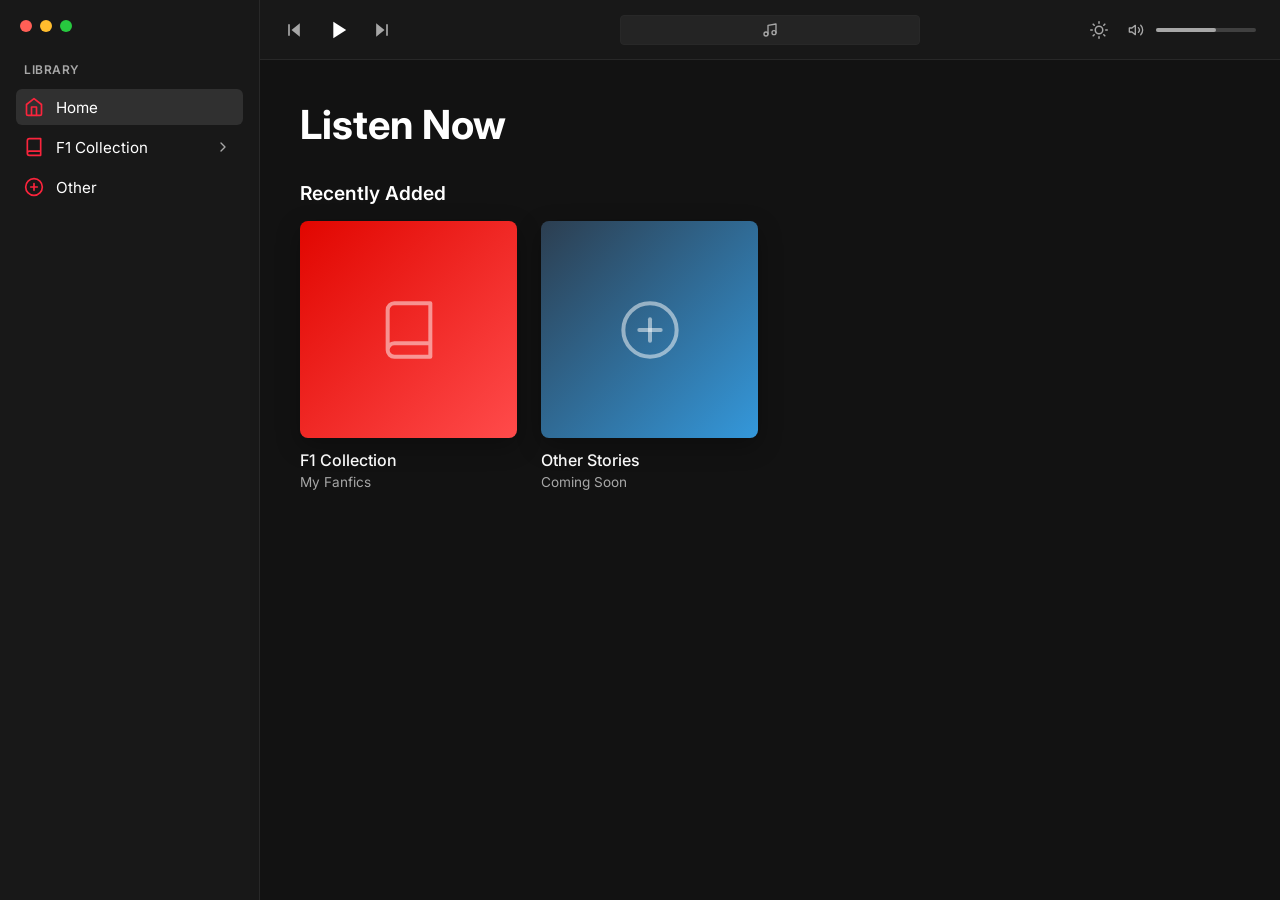
<file: index.html>
<!DOCTYPE html>
<html lang="en">
<head>
  <meta charset="UTF-8">
  <meta name="viewport" content="width=device-width, initial-scale=1.0">
  <title>Home - My Fics</title>
  <link rel="icon" type="image/png" href="favicon/favicon-96x96.png" sizes="96x96" />
  <link rel="icon" type="image/svg+xml" href="favicon/favicon.svg" />
  <link rel="shortcut icon" href="favicon/favicon.ico" />
  <link rel="apple-touch-icon" sizes="180x180" href="favicon/apple-touch-icon.png" />
  <meta name="apple-mobile-web-app-title" content="MyWebSite" />
  <link rel="manifest" href="/favicon/site.webmanifest" />
  <link rel="stylesheet" href="home.css">
  <link href="https://fonts.googleapis.com/css2?family=Inter:wght@400;500;600;700&display=swap" rel="stylesheet">
</head>
<body>
  <div class="app-container">
    <aside class="sidebar">
      <div class="sidebar-header">
        <div class="mac-dots">
          <span class="dot red"></span>
          <span class="dot yellow"></span>
          <span class="dot green"></span>
        </div>
      </div>
      <nav class="sidebar-nav">
        <div class="nav-section">
          <h3 class="nav-title">Library</h3>
          <a href="index.html" class="nav-item active">
            <svg viewBox="0 0 24 24" fill="none" stroke="currentColor" stroke-width="2" stroke-linecap="round" stroke-linejoin="round"><path d="m3 9 9-7 9 7v11a2 2 0 0 1-2 2H5a2 2 0 0 1-2-2z"></path><polyline points="9 22 9 12 15 12 15 22"></polyline></svg>
            Home
          </a>
          <div class="nav-group collapsed">
            <div class="nav-item-wrapper">
              <a href="/Writings/F1/index.html" class="nav-item">
                <svg viewBox="0 0 24 24" fill="none" stroke="currentColor" stroke-width="2" stroke-linecap="round" stroke-linejoin="round"><path d="M4 19.5v-15A2.5 2.5 0 0 1 6.5 2H20v20H6.5a2.5 2.5 0 0 1 0-5H20"></path></svg>
                F1 Collection
              </a>
              <button class="toggle-btn" onclick="this.closest('.nav-group').classList.toggle('collapsed')">
                <svg viewBox="0 0 24 24" fill="none" stroke="currentColor" stroke-width="2" stroke-linecap="round" stroke-linejoin="round"><polyline points="6 9 12 15 18 9"></polyline></svg>
              </button>
            </div>
            <div class="nav-sub-items">
              <div class="nav-sub-items-inner">
              <a href="/Writings/F1/fish-needs-car/index.html" class="nav-item sub-item">fish-needs-car</a>
              <a href="/Writings/F1/bg3au/our_team.html" class="nav-item sub-item">BG3 AU</a>
              </div>
            </div>
          </div>
          <a href="#" class="nav-item">
            <svg viewBox="0 0 24 24" fill="none" stroke="currentColor" stroke-width="2" stroke-linecap="round" stroke-linejoin="round"><circle cx="12" cy="12" r="10"></circle><line x1="12" y1="8" x2="12" y2="16"></line><line x1="8" y1="12" x2="16" y2="12"></line></svg>
            Other
          </a>
        </div>
      </nav>
    </aside>

    <div class="main-wrapper">
      <header class="top-bar">
        <button class="hamburger" id="mobile-menu-btn" aria-label="Toggle Menu">
          <span></span>
          <span></span>
        </button>
        <div class="playback-controls">
          <button class="control-btn"><svg viewBox="0 0 24 24" fill="currentColor"><path d="M19 20L9 12l10-8v16zM5 19h2V5H5v14z"></path></svg></button>
          <button class="control-btn play-btn"><svg viewBox="0 0 24 24" fill="currentColor"><path d="M8 5v14l11-7z"></path></svg></button>
          <button class="control-btn"><svg viewBox="0 0 24 24" fill="currentColor"><path d="M5 4l10 8-10 8V4zm14 1v14h-2V5h2z"></path></svg></button>
        </div>
        <div class="now-playing">
          <div class="np-logo">
            <svg viewBox="0 0 24 24" fill="none" stroke="currentColor" stroke-width="2" stroke-linecap="round" stroke-linejoin="round"><path d="M9 18V5l12-2v13"></path><circle cx="6" cy="18" r="3"></circle><circle cx="18" cy="16" r="3"></circle></svg>
          </div>
        </div>
        <div class="top-bar-right">
          <button class="theme-toggle" id="theme-toggle" title="Toggle Theme">
            <svg class="sun-icon" viewBox="0 0 24 24" fill="none" stroke="currentColor" stroke-width="2" stroke-linecap="round" stroke-linejoin="round"><circle cx="12" cy="12" r="5"></circle><line x1="12" y1="1" x2="12" y2="3"></line><line x1="12" y1="21" x2="12" y2="23"></line><line x1="4.22" y1="4.22" x2="5.64" y2="5.64"></line><line x1="18.36" y1="18.36" x2="19.78" y2="19.78"></line><line x1="1" y1="12" x2="3" y2="12"></line><line x1="21" y1="12" x2="23" y2="12"></line><line x1="4.22" y1="19.78" x2="5.64" y2="18.36"></line><line x1="18.36" y1="5.64" x2="19.78" y2="4.22"></line></svg>
            <svg class="moon-icon" viewBox="0 0 24 24" fill="none" stroke="currentColor" stroke-width="2" stroke-linecap="round" stroke-linejoin="round" style="display: none;"><path d="M21 12.79A9 9 0 1 1 11.21 3 7 7 0 0 0 21 12.79z"></path></svg>
          </button>
          <div class="volume-control">
            <svg viewBox="0 0 24 24" fill="none" stroke="currentColor" stroke-width="2" stroke-linecap="round" stroke-linejoin="round"><polygon points="11 5 6 9 2 9 2 15 6 15 11 19 11 5"></polygon><path d="M15.54 8.46a5 5 0 0 1 0 7.07"></path><path d="M19.07 4.93a10 10 0 0 1 0 14.14"></path></svg>
            <div class="volume-slider">
              <div class="volume-level"></div>
            </div>
          </div>
        </div>
      </header>

      <main class="content">
        <h1 class="page-title">Listen Now</h1>
        
        <section class="album-section">
          <h2 class="section-title">Recently Added</h2>
          <div class="album-grid">
            
            <a href="/Writings/F1/index.html" class="album-card">
              <div class="album-cover cover-f1">
                <svg viewBox="0 0 24 24" fill="none" stroke="currentColor" stroke-width="1.5" stroke-linecap="round" stroke-linejoin="round"><path d="M4 19.5v-15A2.5 2.5 0 0 1 6.5 2H20v20H6.5a2.5 2.5 0 0 1 0-5H20"></path></svg>
                <div class="play-overlay"><svg viewBox="0 0 24 24" fill="currentColor"><path d="M8 5v14l11-7z"></path></svg></div>
              </div>
              <div class="album-info">
                <h3 class="album-title">F1 Collection</h3>
                <p class="album-artist">My Fanfics</p>
              </div>
            </a>

            <a href="#" class="album-card">
              <div class="album-cover cover-other">
                <svg viewBox="0 0 24 24" fill="none" stroke="currentColor" stroke-width="1.5" stroke-linecap="round" stroke-linejoin="round"><circle cx="12" cy="12" r="10"></circle><line x1="12" y1="8" x2="12" y2="16"></line><line x1="8" y1="12" x2="16" y2="12"></line></svg>
                <div class="play-overlay"><svg viewBox="0 0 24 24" fill="currentColor"><path d="M8 5v14l11-7z"></path></svg></div>
              </div>
              <div class="album-info">
                <h3 class="album-title">Other Stories</h3>
                <p class="album-artist">Coming Soon</p>
              </div>
            </a>

          </div>
        </section>
      </main>
    </div>
  </div>

  <!-- Mobile Player -->
  <div class="mobile-player">
    <button class="control-btn skip-btn"><svg viewBox="0 0 24 24" fill="currentColor"><path d="M19 20L9 12l10-8v16zM5 19h2V5H5v14z"></path></svg></button>
    <button class="control-btn play-pause-btn"><svg viewBox="0 0 24 24" fill="currentColor"><path d="M8 5v14l11-7z"></path></svg></button>
    <button class="control-btn skip-btn"><svg viewBox="0 0 24 24" fill="currentColor"><path d="M5 4l10 8-10 8V4zm14 1v14h-2V5h2z"></path></svg></button>
  </div>

  <script>
    const mobileMenuBtn = document.getElementById('mobile-menu-btn');
    const sidebar = document.querySelector('.sidebar');
    if (mobileMenuBtn && sidebar) {
      mobileMenuBtn.addEventListener('click', () => {
        mobileMenuBtn.classList.toggle('open');
        sidebar.classList.toggle('open');
      });
    }

    const playPauseBtn = document.querySelector('.play-pause-btn');
    if (playPauseBtn) {
      playPauseBtn.addEventListener('click', () => {
        const svg = playPauseBtn.querySelector('svg');
        const isPlaying = svg.innerHTML.includes('M8 5v14l11-7z');
        if (isPlaying) {
          svg.innerHTML = '<path d="M6 19h4V5H6v14zm8-14v14h4V5h-4z"></path>';
        } else {
          svg.innerHTML = '<path d="M8 5v14l11-7z"></path>';
        }
      });
    }

    const themeToggle = document.getElementById('theme-toggle');
    const sunIcon = themeToggle.querySelector('.sun-icon');
    const moonIcon = themeToggle.querySelector('.moon-icon');

    // Check saved theme
    const savedTheme = localStorage.getItem('theme');
    if (savedTheme === 'light') {
      document.body.classList.add('light-mode');
      sunIcon.style.display = 'none';
      moonIcon.style.display = 'block';
    }

    themeToggle.addEventListener('click', () => {
      document.body.classList.toggle('light-mode');
      const isLight = document.body.classList.contains('light-mode');
      
      if (isLight) {
        localStorage.setItem('theme', 'light');
        sunIcon.style.display = 'none';
        moonIcon.style.display = 'block';
      } else {
        localStorage.setItem('theme', 'dark');
        sunIcon.style.display = 'block';
        moonIcon.style.display = 'none';
      }
    });
  </script>
</body>
</html>
</file>
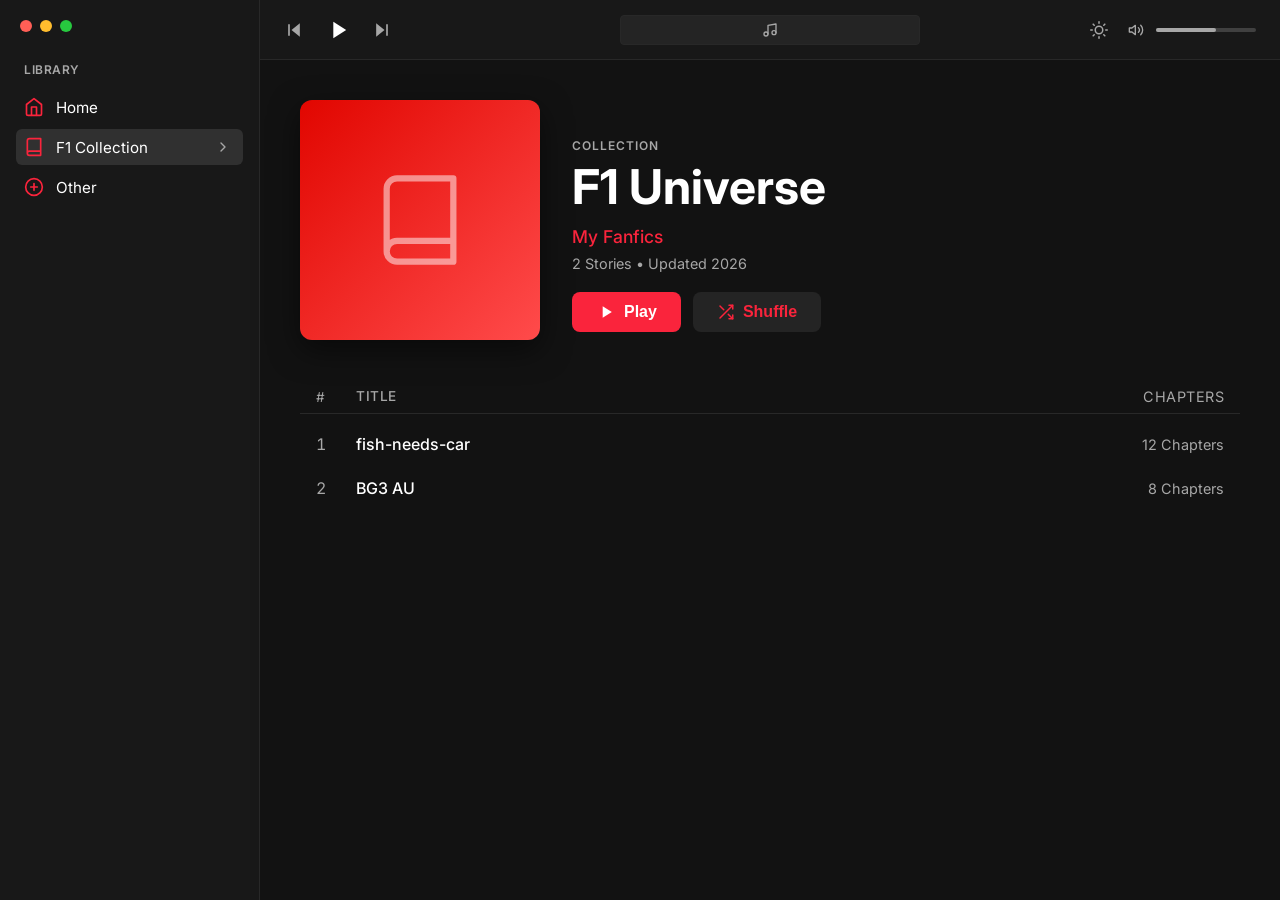
<file: F1/index.html>
<!DOCTYPE html>
<html lang="en">
<head>
  <meta charset="UTF-8">
  <meta name="viewport" content="width=device-width, initial-scale=1.0">
  <title>F1 Collection - My Fics</title>
    <link rel="icon" type="image/png" href="../favicon/favicon-96x96.png" sizes="96x96" />
  <link rel="icon" type="image/svg+xml" href="../favicon/favicon.svg" />
  <link rel="shortcut icon" href="../favicon/favicon.ico" />
  <link rel="apple-touch-icon" sizes="180x180" href="../favicon/apple-touch-icon.png" />
  <meta name="apple-mobile-web-app-title" content="MyWebSite" />
  <link rel="manifest" href="/favicon/site.webmanifest" />
  <link rel="stylesheet" href="../home.css">
  <link href="https://fonts.googleapis.com/css2?family=Inter:wght@400;500;600;700&display=swap" rel="stylesheet">
</head>
<body>
  <div class="app-container">
    <aside class="sidebar">
      <div class="sidebar-header">
        <div class="mac-dots">
          <span class="dot red"></span>
          <span class="dot yellow"></span>
          <span class="dot green"></span>
        </div>
      </div>
      <nav class="sidebar-nav">
        <div class="nav-section">
          <h3 class="nav-title">Library</h3>
          <a href="../index.html" class="nav-item">
            <svg viewBox="0 0 24 24" fill="none" stroke="currentColor" stroke-width="2" stroke-linecap="round" stroke-linejoin="round"><path d="m3 9 9-7 9 7v11a2 2 0 0 1-2 2H5a2 2 0 0 1-2-2z"></path><polyline points="9 22 9 12 15 12 15 22"></polyline></svg>
            Home
          </a>
          
          <div class="nav-group collapsed">
            <div class="nav-item-wrapper">
              <a href="/Writings/F1/index.html" class="nav-item active">
                <svg viewBox="0 0 24 24" fill="none" stroke="currentColor" stroke-width="2" stroke-linecap="round" stroke-linejoin="round"><path d="M4 19.5v-15A2.5 2.5 0 0 1 6.5 2H20v20H6.5a2.5 2.5 0 0 1 0-5H20"></path></svg>
                F1 Collection
              </a>
              <button class="toggle-btn" onclick="this.closest('.nav-group').classList.toggle('collapsed')">
                <svg viewBox="0 0 24 24" fill="none" stroke="currentColor" stroke-width="2" stroke-linecap="round" stroke-linejoin="round"><polyline points="6 9 12 15 18 9"></polyline></svg>
              </button>
            </div>
            <div class="nav-sub-items">
              <div class="nav-sub-items-inner">
              <a href="/Writings/F1/fish-needs-car/index.html" class="nav-item sub-item">fish-needs-car</a>
              <a href="/Writings/F1/bg3au/our_team.html" class="nav-item sub-item">BG3 AU</a>
              </div>
            </div>
          </div>

          <a href="#" class="nav-item">
            <svg viewBox="0 0 24 24" fill="none" stroke="currentColor" stroke-width="2" stroke-linecap="round" stroke-linejoin="round"><circle cx="12" cy="12" r="10"></circle><line x1="12" y1="8" x2="12" y2="16"></line><line x1="8" y1="12" x2="16" y2="12"></line></svg>
            Other
          </a>
        </div>
      </nav>
    </aside>

    <div class="main-wrapper">
      <header class="top-bar">
        <button class="hamburger" id="mobile-menu-btn" aria-label="Toggle Menu">
          <span></span>
          <span></span>
        </button>
        <div class="playback-controls">
          <button class="control-btn"><svg viewBox="0 0 24 24" fill="currentColor"><path d="M19 20L9 12l10-8v16zM5 19h2V5H5v14z"></path></svg></button>
          <button class="control-btn play-btn"><svg viewBox="0 0 24 24" fill="currentColor"><path d="M8 5v14l11-7z"></path></svg></button>
          <button class="control-btn"><svg viewBox="0 0 24 24" fill="currentColor"><path d="M5 4l10 8-10 8V4zm14 1v14h-2V5h2z"></path></svg></button>
        </div>
        <div class="now-playing">
          <div class="np-logo">
            <svg viewBox="0 0 24 24" fill="none" stroke="currentColor" stroke-width="2" stroke-linecap="round" stroke-linejoin="round"><path d="M9 18V5l12-2v13"></path><circle cx="6" cy="18" r="3"></circle><circle cx="18" cy="16" r="3"></circle></svg>
          </div>
        </div>
        <div class="top-bar-right">
          <button class="theme-toggle" id="theme-toggle" title="Toggle Theme">
            <svg class="sun-icon" viewBox="0 0 24 24" fill="none" stroke="currentColor" stroke-width="2" stroke-linecap="round" stroke-linejoin="round"><circle cx="12" cy="12" r="5"></circle><line x1="12" y1="1" x2="12" y2="3"></line><line x1="12" y1="21" x2="12" y2="23"></line><line x1="4.22" y1="4.22" x2="5.64" y2="5.64"></line><line x1="18.36" y1="18.36" x2="19.78" y2="19.78"></line><line x1="1" y1="12" x2="3" y2="12"></line><line x1="21" y1="12" x2="23" y2="12"></line><line x1="4.22" y1="19.78" x2="5.64" y2="18.36"></line><line x1="18.36" y1="5.64" x2="19.78" y2="4.22"></line></svg>
            <svg class="moon-icon" viewBox="0 0 24 24" fill="none" stroke="currentColor" stroke-width="2" stroke-linecap="round" stroke-linejoin="round" style="display: none;"><path d="M21 12.79A9 9 0 1 1 11.21 3 7 7 0 0 0 21 12.79z"></path></svg>
          </button>
          <div class="volume-control">
            <svg viewBox="0 0 24 24" fill="none" stroke="currentColor" stroke-width="2" stroke-linecap="round" stroke-linejoin="round"><polygon points="11 5 6 9 2 9 2 15 6 15 11 19 11 5"></polygon><path d="M15.54 8.46a5 5 0 0 1 0 7.07"></path><path d="M19.07 4.93a10 10 0 0 1 0 14.14"></path></svg>
            <div class="volume-slider">
              <div class="volume-level"></div>
            </div>
          </div>
        </div>
      </header>

      <main class="content">
        <div class="album-page-header">
          <div class="album-cover-large cover-f1">
            <svg viewBox="0 0 24 24" fill="none" stroke="currentColor" stroke-width="1.5" stroke-linecap="round" stroke-linejoin="round"><path d="M4 19.5v-15A2.5 2.5 0 0 1 6.5 2H20v20H6.5a2.5 2.5 0 0 1 0-5H20"></path></svg>
          </div>
          <div class="album-details">
            <span class="album-type">Collection</span>
            <h1 class="album-title-large">F1 Universe</h1>
            <span class="album-artist-large">My Fanfics</span>
            <span class="album-meta">2 Stories &bull; Updated 2026</span>
            <div class="album-actions">
              <button class="btn-play-large" id="play-btn">
                <svg viewBox="0 0 24 24" fill="currentColor" width="20" height="20"><path d="M8 5v14l11-7z"></path></svg>
                Play
              </button>
              <button class="btn-shuffle-large" id="shuffle-btn">
                <svg viewBox="0 0 24 24" fill="none" stroke="currentColor" stroke-width="2" stroke-linecap="round" stroke-linejoin="round" width="18" height="18"><polyline points="16 3 21 3 21 8"></polyline><line x1="4" y1="20" x2="21" y2="3"></line><polyline points="21 16 21 21 16 21"></polyline><line x1="15" y1="15" x2="21" y2="21"></line><line x1="4" y1="4" x2="9" y2="9"></line></svg>
                Shuffle
              </button>
            </div>
          </div>
        </div>

        <div class="tracklist">
          <div class="track-header">
            <div class="track-col-index">#</div>
            <div class="track-col-title">Title</div>
            <div class="track-col-meta">Chapters</div>
          </div>
          
          <a href="/Writings/F1/fish-needs-car/index.html" class="track-row">
            <div class="track-col-index">
              <span class="index-num">1</span>
              <svg class="play-icon" viewBox="0 0 24 24"><path d="M8 5v14l11-7z"></path></svg>
            </div>
            <div class="track-col-title">fish-needs-car</div>
            <div class="track-col-meta">
              <span class="meta-chapters">12 Chapters</span>
              <span class="meta-words">6,727 Words</span>
            </div>
          </a>

          <a href="/Writings/F1/bg3au/our_team.html" class="track-row">
            <div class="track-col-index">
              <span class="index-num">2</span>
              <svg class="play-icon" viewBox="0 0 24 24"><path d="M8 5v14l11-7z"></path></svg>
            </div>
            <div class="track-col-title">BG3 AU</div>
            <div class="track-col-meta">
              <span class="meta-chapters">8 Chapters</span>
              <span class="meta-words">60,830 Words</span>
            </div>
          </a>
        </div>
      </main>
    </div>
  </div>

  <!-- Mobile Player -->
  <div class="mobile-player">
    <button class="control-btn skip-btn"><svg viewBox="0 0 24 24" fill="currentColor"><path d="M19 20L9 12l10-8v16zM5 19h2V5H5v14z"></path></svg></button>
    <button class="control-btn play-pause-btn"><svg viewBox="0 0 24 24" fill="currentColor"><path d="M8 5v14l11-7z"></path></svg></button>
    <button class="control-btn skip-btn"><svg viewBox="0 0 24 24" fill="currentColor"><path d="M5 4l10 8-10 8V4zm14 1v14h-2V5h2z"></path></svg></button>
  </div>

  <script>
    const mobileMenuBtn = document.getElementById('mobile-menu-btn');
    const sidebar = document.querySelector('.sidebar');
    if (mobileMenuBtn && sidebar) {
      mobileMenuBtn.addEventListener('click', () => {
        mobileMenuBtn.classList.toggle('open');
        sidebar.classList.toggle('open');
      });
    }

    const playPauseBtn = document.querySelector('.play-pause-btn');
    if (playPauseBtn) {
      playPauseBtn.addEventListener('click', () => {
        const svg = playPauseBtn.querySelector('svg');
        const isPlaying = svg.innerHTML.includes('M8 5v14l11-7z');
        if (isPlaying) {
          svg.innerHTML = '<path d="M6 19h4V5H6v14zm8-14v14h4V5h-4z"></path>';
        } else {
          svg.innerHTML = '<path d="M8 5v14l11-7z"></path>';
        }
      });
    }

    const themeToggle = document.getElementById('theme-toggle');
    const sunIcon = themeToggle.querySelector('.sun-icon');
    const moonIcon = themeToggle.querySelector('.moon-icon');

    // Check saved theme
    const savedTheme = localStorage.getItem('theme');
    if (savedTheme === 'light') {
      document.body.classList.add('light-mode');
      sunIcon.style.display = 'none';
      moonIcon.style.display = 'block';
    }

    themeToggle.addEventListener('click', () => {
      document.body.classList.toggle('light-mode');
      const isLight = document.body.classList.contains('light-mode');
      
      if (isLight) {
        localStorage.setItem('theme', 'light');
        sunIcon.style.display = 'none';
        moonIcon.style.display = 'block';
      } else {
        localStorage.setItem('theme', 'dark');
        sunIcon.style.display = 'block';
        moonIcon.style.display = 'none';
      }
    });

    document.getElementById('play-btn').addEventListener('click', () => {
      const tracks = document.querySelectorAll('.track-row');
      if (tracks.length > 0) {
        const firstUrl = tracks[0].getAttribute('href');
        if (firstUrl) {
          window.location.href = firstUrl;
        }
      }
    });

    document.getElementById('shuffle-btn').addEventListener('click', () => {
      const tracks = document.querySelectorAll('.track-row');
      if (tracks.length > 0) {
        const randomIndex = Math.floor(Math.random() * tracks.length);
        const randomUrl = tracks[randomIndex].getAttribute('href');
        if (randomUrl) {
          window.location.href = randomUrl;
        }
      }
    });
  </script>
</body>
</html>
</file>
<file: home.css>
:root {
  --bg-main: #121212;
  --bg-sidebar: #181818;
  --bg-topbar: #181818;
  --bg-card: #242424;
  --bg-card-hover: #2a2a2a;
  --text-primary: #ffffff;
  --text-secondary: #a7a7a7;
  --accent: #fa243c; /* Apple Music Red */
  --border: #282828;
  --slider-bg: #404040;
  --nav-hover: rgba(255, 255, 255, 0.05);
  --nav-active: rgba(255, 255, 255, 0.1);
  --np-bg: rgba(255, 255, 255, 0.05);
  --bg-sidebar-translucent: rgba(24, 24, 24, 0.85);
}

body.light-mode {
  --bg-main: #ffffff;
  --bg-sidebar: #f3f3f3;
  --bg-topbar: #f3f3f3;
  --bg-card: #ffffff;
  --bg-card-hover: #f5f5f5;
  --text-primary: #111111;
  --text-secondary: #666666;
  --border: #e5e5e5;
  --slider-bg: #d4d4d4;
  --nav-hover: rgba(0, 0, 0, 0.05);
  --nav-active: rgba(0, 0, 0, 0.1);
  --np-bg: rgba(0, 0, 0, 0.05);
  --bg-sidebar-translucent: rgba(243, 243, 243, 0.85);
}

* {
  box-sizing: border-box;
  margin: 0;
  padding: 0;
}

body {
  font-family: 'Inter', -apple-system, BlinkMacSystemFont, sans-serif;
  background-color: var(--bg-main);
  color: var(--text-primary);
  height: 100vh;
  overflow: hidden;
  transition: background-color 0.3s, color 0.3s;
}

.app-container {
  display: flex;
  height: 100vh;
}

/* Sidebar */
.sidebar {
  width: 260px;
  background-color: var(--bg-sidebar);
  border-right: 1px solid var(--border);
  display: flex;
  flex-direction: column;
  transition: background-color 0.3s, border-color 0.3s;
}

.sidebar-header {
  padding: 20px;
}

.mac-dots {
  display: flex;
  gap: 8px;
}

.dot {
  width: 12px;
  height: 12px;
  border-radius: 50%;
}
.dot.red { background-color: #ff5f56; }
.dot.yellow { background-color: #ffbd2e; }
.dot.green { background-color: #27c93f; }

.sidebar-nav {
  padding: 10px 16px;
}

.nav-section {
  margin-bottom: 24px;
}

.nav-title {
  font-size: 0.75rem;
  text-transform: uppercase;
  color: var(--text-secondary);
  margin-bottom: 12px;
  padding-left: 8px;
  letter-spacing: 0.5px;
  font-weight: 600;
}

.nav-item {
  display: flex;
  align-items: center;
  gap: 12px;
  padding: 8px;
  border-radius: 6px;
  color: var(--text-primary);
  text-decoration: none;
  font-size: 0.95rem;
  transition: background 0.2s;
  margin-bottom: 4px;
}

.nav-item svg {
  width: 20px;
  height: 20px;
  color: var(--accent);
}

.nav-item:hover {
  background-color: var(--nav-hover);
}

.nav-item.active {
  background-color: var(--nav-active);
}

/* Main Wrapper */
.main-wrapper {
  flex: 1;
  display: flex;
  flex-direction: column;
  overflow: hidden;
}

/* Top Bar */
.top-bar {
  height: 60px;
  background-color: var(--bg-topbar);
  border-bottom: 1px solid var(--border);
  display: flex;
  align-items: center;
  justify-content: space-between;
  padding: 0 24px;
  -webkit-app-region: drag;
  transition: background-color 0.3s, border-color 0.3s;
}

.playback-controls {
  display: flex;
  align-items: center;
  gap: 20px;
  width: 200px;
}

.control-btn {
  background: none;
  border: none;
  color: var(--text-secondary);
  cursor: pointer;
  display: flex;
  align-items: center;
  justify-content: center;
  transition: color 0.2s;
}

.control-btn:hover {
  color: var(--text-primary);
}

.control-btn svg {
  width: 20px;
  height: 20px;
}

.control-btn.play-btn svg {
  width: 28px;
  height: 28px;
  color: var(--text-primary);
}

.now-playing {
  flex: 1;
  display: flex;
  justify-content: center;
}

.np-logo {
  width: 300px;
  height: 30px;
  background: var(--np-bg);
  border-radius: 4px;
  display: flex;
  align-items: center;
  justify-content: center;
  color: var(--text-secondary);
  border: 1px solid var(--border);
}

.np-logo svg {
  width: 16px;
  height: 16px;
}

.top-bar-right {
  display: flex;
  align-items: center;
  gap: 16px;
  width: 200px;
  justify-content: flex-end;
}

.theme-toggle {
  background: none;
  border: none;
  color: var(--text-secondary);
  cursor: pointer;
  display: flex;
  align-items: center;
  justify-content: center;
  transition: color 0.2s;
  padding: 4px;
}

.theme-toggle:hover {
  color: var(--text-primary);
}

.theme-toggle svg {
  width: 18px;
  height: 18px;
}

.volume-control {
  display: flex;
  align-items: center;
  gap: 12px;
  color: var(--text-secondary);
}

.volume-control svg {
  width: 16px;
  height: 16px;
}

.volume-slider {
  width: 100px;
  height: 4px;
  background: var(--slider-bg);
  border-radius: 2px;
  position: relative;
}

.volume-level {
  width: 60%;
  height: 100%;
  background: var(--text-secondary);
  border-radius: 2px;
}

/* Content */
.content {
  flex: 1;
  overflow-y: auto;
  padding: 40px;
}

.page-title {
  font-size: 2.5rem;
  font-weight: 700;
  margin-bottom: 32px;
}

.section-title {
  font-size: 1.2rem;
  font-weight: 600;
  margin-bottom: 16px;
  color: var(--text-primary);
}

.album-grid {
  display: grid;
  grid-template-columns: repeat(auto-fill, minmax(200px, 1fr));
  gap: 24px;
}

.album-card {
  text-decoration: none;
  color: inherit;
  display: flex;
  flex-direction: column;
  gap: 12px;
  transition: transform 0.2s;
}

.album-card:hover {
  transform: translateY(-4px);
}

.album-cover {
  width: 100%;
  aspect-ratio: 1 / 1;
  border-radius: 8px;
  background: #333;
  position: relative;
  overflow: hidden;
  display: flex;
  align-items: center;
  justify-content: center;
  box-shadow: 0 8px 24px rgba(0,0,0,0.3);
}

.album-cover > svg {
  width: 64px;
  height: 64px;
  color: rgba(255,255,255,0.5);
}

.cover-f1 {
  background: linear-gradient(135deg, #e10600, #ff4b4b);
}

.cover-bg3 {
  background: linear-gradient(135deg, #4a3020, #c19976);
}

.cover-other {
  background: linear-gradient(135deg, #2c3e50, #3498db);
}

.play-overlay {
  position: absolute;
  bottom: 8px;
  right: 8px;
  width: 40px;
  height: 40px;
  background: var(--accent);
  border-radius: 50%;
  display: flex;
  align-items: center;
  justify-content: center;
  opacity: 0;
  transform: translateY(10px);
  transition: all 0.2s ease;
  box-shadow: 0 4px 12px rgba(0,0,0,0.3);
}

.play-overlay svg {
  width: 20px;
  height: 20px;
  color: white;
  margin-left: 2px;
}

.album-card:hover .play-overlay {
  opacity: 1;
  transform: translateY(0);
}

.album-info {
  display: flex;
  flex-direction: column;
  gap: 4px;
}

.album-title {
  font-size: 1rem;
  font-weight: 500;
  white-space: nowrap;
  overflow: hidden;
  text-overflow: ellipsis;
}

.album-artist {
  font-size: 0.85rem;
  color: var(--text-secondary);
}

/* Sidebar Sub-items */
.nav-group {
  display: flex;
  flex-direction: column;
  margin-bottom: 4px;
}
.nav-item-wrapper {
  display: flex;
  align-items: center;
  position: relative;
}
.nav-item-wrapper .nav-item {
  flex: 1;
  margin-bottom: 0;
}
.toggle-btn {
  position: absolute;
  right: 8px;
  background: none;
  border: none;
  color: var(--text-secondary);
  cursor: pointer;
  padding: 4px;
  display: flex;
  align-items: center;
  justify-content: center;
  transition: transform 0.5s cubic-bezier(0.16, 1, 0.3, 1);
  z-index: 2;
}
.toggle-btn:hover {
  color: var(--text-primary);
}
.toggle-btn svg {
  width: 16px !important;
  height: 16px !important;
  color: inherit !important;
}
.nav-group.collapsed .nav-sub-items {
  grid-template-rows: 0fr;
  margin-top: 0;
  margin-bottom: 0;
  opacity: 0;
  border-color: transparent;
}
.nav-group.collapsed .toggle-btn {
  transform: rotate(-90deg);
}
.nav-sub-items {
  display: grid;
  grid-template-rows: 1fr;
  margin-left: 34px;
  border-left: 1px solid var(--border);
  padding-left: 8px;
  margin-bottom: 4px;
  margin-top: 4px;
  transition: grid-template-rows 0.5s cubic-bezier(0.16, 1, 0.3, 1), margin 0.5s cubic-bezier(0.16, 1, 0.3, 1), opacity 0.5s cubic-bezier(0.16, 1, 0.3, 1), border-color 0.5s cubic-bezier(0.16, 1, 0.3, 1);
  opacity: 1;
}
.nav-sub-items-inner {
  overflow: hidden;
  display: flex;
  flex-direction: column;
}
.nav-item.sub-item {
  font-size: 0.85rem;
  padding: 6px 8px;
  color: var(--text-secondary);
  margin-bottom: 2px;
}
.nav-item.sub-item:hover {
  color: var(--text-primary);
  background-color: rgba(255, 255, 255, 0.05);
}
.nav-item.sub-item.active {
  color: var(--text-primary);
  background-color: rgba(255, 255, 255, 0.1);
}

/* Album Page */
.album-page-header {
  display: flex;
  gap: 32px;
  margin-bottom: 40px;
  align-items: flex-end;
}
.album-cover-large {
  width: 240px;
  height: 240px;
  border-radius: 12px;
  box-shadow: 0 10px 30px rgba(0,0,0,0.5);
  display: flex;
  align-items: center;
  justify-content: center;
}
.album-cover-large > svg {
  width: 100px;
  height: 100px;
  color: rgba(255,255,255,0.5);
}
.album-details {
  display: flex;
  flex-direction: column;
  gap: 8px;
  padding-bottom: 8px;
}
.album-type {
  font-size: 0.75rem;
  text-transform: uppercase;
  font-weight: 600;
  color: var(--text-secondary);
  letter-spacing: 1px;
}
.album-title-large {
  font-size: 3rem;
  font-weight: 700;
  line-height: 1.1;
  margin-bottom: 4px;
}
.album-artist-large {
  font-size: 1.1rem;
  color: var(--accent);
  font-weight: 500;
}
.album-meta {
  font-size: 0.9rem;
  color: var(--text-secondary);
  margin-bottom: 12px;
}
.album-actions {
  display: flex;
  gap: 12px;
}
.btn-play-large, .btn-shuffle-large {
  background: var(--accent);
  color: white;
  border: none;
  padding: 10px 24px;
  border-radius: 8px;
  font-size: 1rem;
  font-weight: 600;
  cursor: pointer;
  display: flex;
  align-items: center;
  gap: 8px;
  transition: filter 0.2s;
}
.btn-play-large:hover, .btn-shuffle-large:hover {
  filter: brightness(1.1);
}
.btn-shuffle-large {
  background: var(--bg-card);
  color: var(--accent);
}

/* Tracklist */
.tracklist {
  display: flex;
  flex-direction: column;
}
.track-header {
  display: grid;
  grid-template-columns: 40px 1fr 120px;
  padding: 8px 16px;
  border-bottom: 1px solid var(--border);
  color: var(--text-secondary);
  font-size: 0.85rem;
  text-transform: uppercase;
  letter-spacing: 0.5px;
  margin-bottom: 8px;
}
.track-row {
  display: grid;
  grid-template-columns: 40px 1fr 120px;
  padding: 12px 16px;
  border-radius: 8px;
  text-decoration: none;
  color: var(--text-primary);
  align-items: center;
  transition: background-color 0.2s, color 0.3s;
}
.track-row:hover {
  background: var(--nav-hover);
}
.track-col-index {
  color: var(--text-secondary);
  font-variant-numeric: tabular-nums;
  display: flex;
  align-items: center;
  justify-content: flex-start;
}
.track-col-title {
  font-weight: 500;
}
.track-col-meta {
  color: var(--text-secondary);
  font-size: 0.9rem;
  text-align: right;
}

.play-icon {
  display: none;
  width: 16px;
  height: 16px;
  fill: var(--text-primary);
}
.meta-words {
  display: none;
}
.track-row:hover .index-num {
  display: none;
}
.track-row:hover .play-icon {
  display: block;
}
.track-row:hover .meta-chapters {
  display: none;
}
.track-row:hover .meta-words {
  display: block;
}

.hamburger {
  display: none;
}

.mobile-player {
  display: none;
}

/* Responsive */
@media (max-width: 768px) {
  .sidebar {
    display: flex;
    position: fixed;
    top: 0;
    left: 0;
    width: 100%;
    bottom: 0;
    z-index: 1000;
    transform: translateY(-100%);
    transition: transform 0.5s cubic-bezier(0.16, 1, 0.3, 1);
    padding-top: 50px;
    border-right: none;
    background-color: var(--bg-sidebar-translucent);
    backdrop-filter: blur(20px);
    -webkit-backdrop-filter: blur(20px);
  }
  
  .sidebar.open {
    transform: translateY(0);
  }
  
  .sidebar-header {
    display: none;
  }
  
  .hamburger {
    display: flex;
    flex-direction: column;
    justify-content: center;
    align-items: center;
    width: 32px;
    height: 32px;
    background: transparent;
    border: none;
    cursor: pointer;
    padding: 0;
    position: relative;
    z-index: 1002;
    margin-right: 16px;
  }
  
  .hamburger span {
    display: block;
    width: 20px;
    height: 2px;
    background-color: var(--text-primary);
    transition: transform 0.5s cubic-bezier(0.16, 1, 0.3, 1), opacity 0.3s ease;
    position: absolute;
  }
  
  .hamburger span:nth-child(1) { transform: translateY(-4px); }
  .hamburger span:nth-child(2) { transform: translateY(4px); }
  .hamburger.open span:nth-child(1) { transform: translateY(0) rotate(45deg); }
  .hamburger.open span:nth-child(2) { transform: translateY(0) rotate(-45deg); }
  
  .mobile-player {
    display: flex;
    justify-content: center;
    align-items: center;
    gap: 32px;
    background-color: var(--bg-sidebar-translucent);
    backdrop-filter: blur(20px);
    -webkit-backdrop-filter: blur(20px);
    border-top: 1px solid var(--border);
    position: fixed;
    bottom: 0;
    left: 0;
    right: 0;
    height: calc(80px + env(safe-area-inset-bottom));
    z-index: 1000;
    padding-bottom: env(safe-area-inset-bottom);
  }
  
  .mobile-player button {
    background: none;
    border: none;
    color: var(--text-primary);
    cursor: pointer;
    display: flex;
    align-items: center;
    justify-content: center;
  }
  
  .mobile-player .play-pause-btn {
    width: 48px;
    height: 48px;
    border-radius: 50%;
    background: var(--text-primary);
    color: var(--bg-main);
  }
  
  .mobile-player .play-pause-btn svg {
    width: 24px;
    height: 24px;
    fill: currentColor;
  }
  
  .mobile-player .skip-btn svg {
    width: 24px;
    height: 24px;
    fill: currentColor;
  }
  
  .main-wrapper {
    padding-bottom: calc(80px + env(safe-area-inset-bottom));
  }

  .top-bar {
    padding: 0 16px;
    height: 50px;
    position: relative;
    z-index: 1001;
    background-color: var(--bg-topbar);
  }
  
  .now-playing {
    display: none;
  }
  
  .playback-controls {
    display: none;
  }
  
  .top-bar-right {
    margin-left: auto;
  }
  
  .volume-control {
    display: none;
  }
  
  .content {
    padding: 20px 16px;
  }
  
  .page-title {
    font-size: 2rem;
    margin-bottom: 24px;
  }
  
  .album-grid {
    grid-template-columns: repeat(2, 1fr);
    gap: 16px;
  }
  
  .album-page-header {
    flex-direction: column;
    align-items: center;
    text-align: center;
    gap: 20px;
  }
  
  .album-cover-large {
    width: 200px;
    height: 200px;
  }
  
  .album-actions {
    justify-content: center;
  }
  
  .track-header {
    display: none;
  }
  
  .track-row {
    grid-template-columns: 30px 1fr;
    padding: 12px 8px;
    margin: 0 0 8px 0;
    border-bottom: 1px solid var(--border);
    border-radius: 0;
  }
  
  .track-col-meta {
    display: none;
  }
  
  .track-col-index {
    justify-content: center;
  }
  
  .track-row:hover {
    background: transparent;
  }
  
  .track-row:active {
    background: var(--nav-hover);
  }
}
</file>
